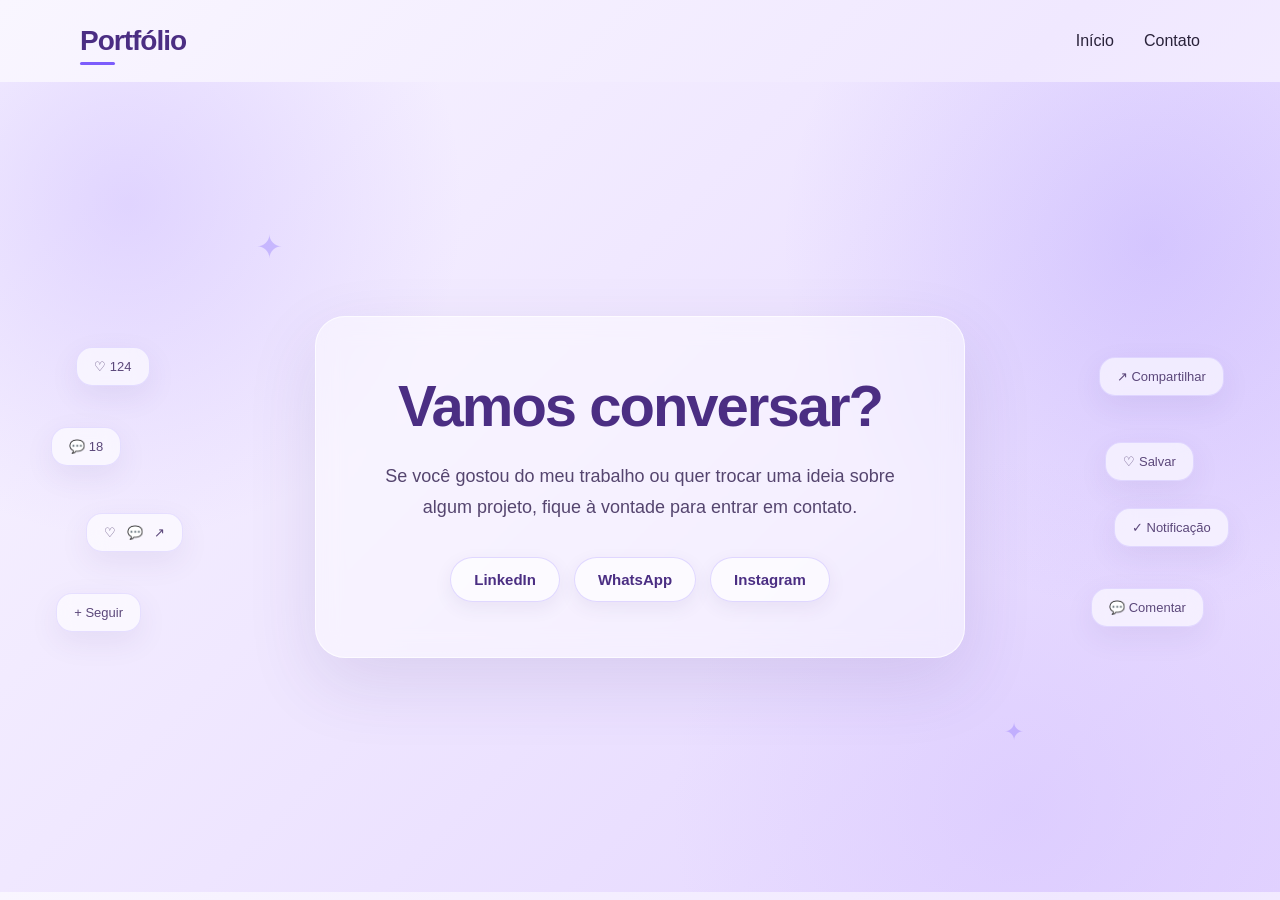
<file: contato.html>
<!DOCTYPE html>
<html lang="pt-BR">

<head>

    <meta charset="UTF-8">
    <meta name="viewport" content="width=device-width, initial-scale=1.0">

    <title>Contato | Karina Machado</title>

    <link rel="stylesheet" href="style.css">

</head>


<body>


<header>

    <nav>

        <h3>Portfólio</h3>

        <ul>
            <li><a href="index.html">Início</a></li>
            <li><a href="contato.html">Contato</a></li>
        </ul>

    </nav>

</header>


<main>

<section class="contato">


    <!-- ELEMENTOS DA ESQUERDA -->

    <div class="social-lateral social-esquerda">

        <div class="social-card card-1">
            ♡ 124
        </div>

        <div class="social-card card-2">
            💬 18
        </div>

        <div class="social-card card-3">
            ♡ &nbsp; 💬 &nbsp; ↗
        </div>

        <div class="social-card card-4">
            + Seguir
        </div>

    </div>


    <!-- CONTEÚDO CENTRAL -->

    <div class="conteudo-contato">

        <h1>
            Vamos conversar?
        </h1>

        <p>
            Se você gostou do meu trabalho ou quer trocar uma ideia
            sobre algum projeto, fique à vontade para entrar em contato.
        </p>

        <div class="redes">

            <a href="https://www.linkedin.com/in/karinamachado0/" target="_blank">
                LinkedIn
            </a>

            <a href="#" target="_blank">
                WhatsApp
            </a>

            <a href="#" target="_blank">
                Instagram
            </a>

        </div>

    </div>


    <!-- ELEMENTOS DA DIREITA -->

    <div class="social-lateral social-direita">

        <div class="social-card card-5">
            ↗ Compartilhar
        </div>

        <div class="social-card card-6">
            ♡ Salvar
        </div>

        <div class="social-card card-7">
            ✓ Notificação
        </div>

        <div class="social-card card-8">
            💬 Comentar
        </div>

    </div>


</section>


</main>


</body>

</html>
</file>
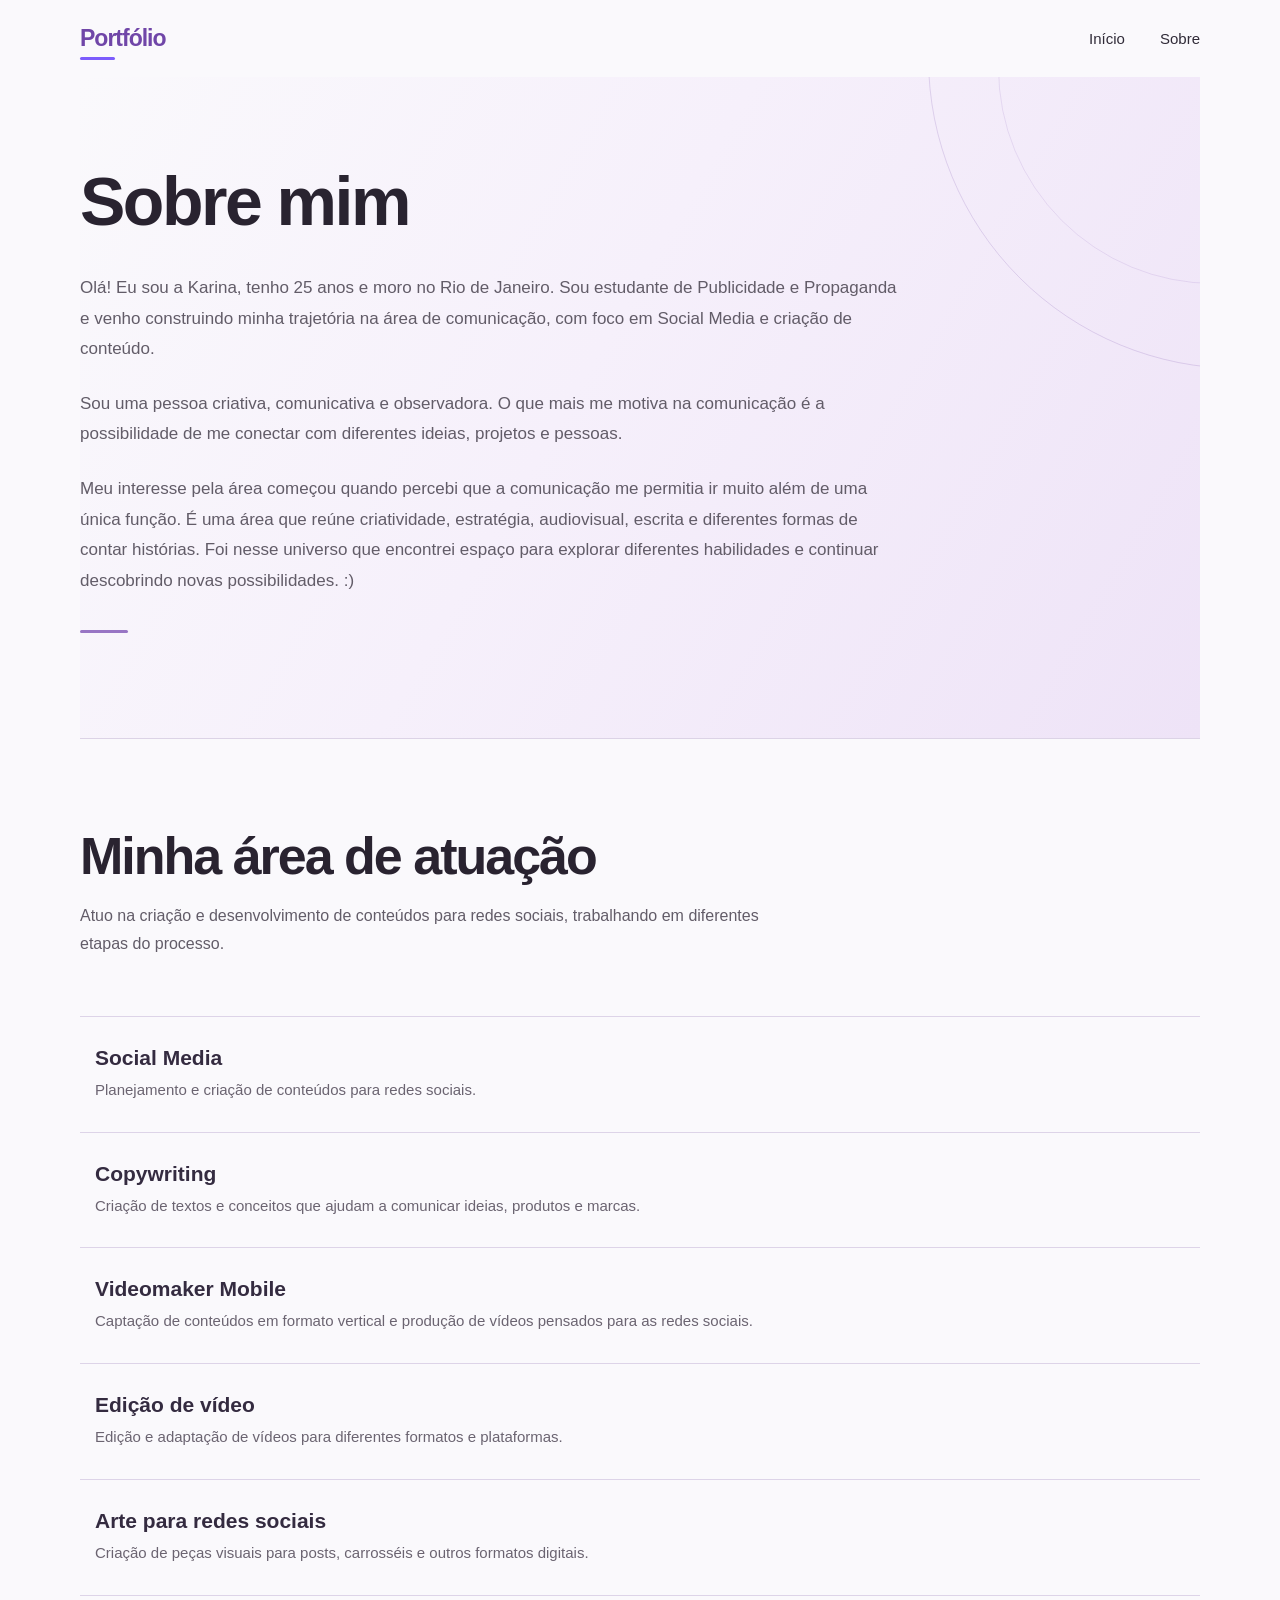
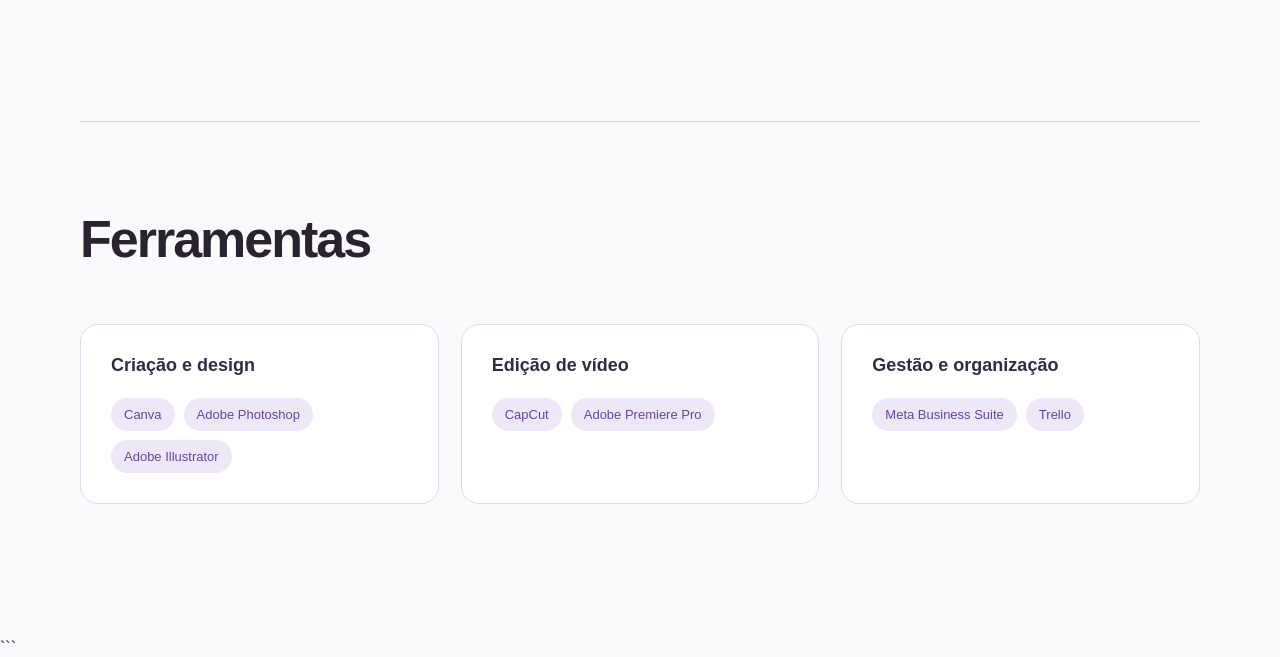
<file: sobre.html>
<!DOCTYPE html>
<html lang="pt-BR">

<head>
    <meta charset="UTF-8">
    <meta name="viewport" content="width=device-width, initial-scale=1.0">

    <title>Sobre | Karina Machado</title>

    <link rel="stylesheet" href="style.css">
</head>

<body class="pagina-sobre">

    <header>
        <nav>

           <a href="index.html"><h3 class="titulo">Portfólio</h3></a> 


            <ul>
                <li><a href="index.html">Início</a></li>
                <li><a href="sobre.html">Sobre</a></li>
            </ul>

        </nav>
    </header>


    <main>

        <!-- SOBRE MIM -->

        <section class="sobre-intro">

            <div class="sobre-conteudo">

                <h1>Sobre mim</h1>

                <div class="texto-sobre">

                    <p>
                        Olá! Eu sou a Karina, tenho 25 anos e moro no Rio de Janeiro. Sou estudante de Publicidade e Propaganda e venho construindo minha trajetória na área de comunicação, com foco em Social Media e criação de conteúdo.
                    </p>

                    <p>
                        Sou uma pessoa criativa, comunicativa e observadora. O que mais me motiva na comunicação é a possibilidade de me conectar com diferentes ideias, projetos e pessoas.
                    </p>

                    <p>
                        Meu interesse pela área começou quando percebi que a comunicação me permitia ir muito além de uma única função. É uma área que reúne criatividade, estratégia, audiovisual, escrita e diferentes formas de contar histórias. Foi nesse universo que encontrei espaço para explorar diferentes habilidades e continuar descobrindo novas possibilidades. :)
                    </p>

                </div>

            </div>

        </section>


        <!-- MINHA ÁREA DE ATUAÇÃO -->

        <section class="atuacao">

            <div class="secao-cabecalho">

                <h2>Minha área de atuação</h2>

                <p>
                    Atuo na criação e desenvolvimento de conteúdos para redes sociais, trabalhando em diferentes etapas do processo.
                </p>

            </div>


            <div class="atuacao-lista">

                <article class="atuacao-item">

                    <div>
                        <h3>Social Media</h3>

                        <p>
                            Planejamento e criação de conteúdos para redes sociais.
                        </p>
                    </div>

                </article>


                <article class="atuacao-item">

                    <div>
                        <h3>Copywriting</h3>

                        <p>
                            Criação de textos e conceitos que ajudam a comunicar ideias, produtos e marcas.
                        </p>
                    </div>

                </article>


                <article class="atuacao-item">

                    <div>
                        <h3>Videomaker Mobile</h3>

                        <p>
                            Captação de conteúdos em formato vertical e produção de vídeos pensados para as redes sociais.
                        </p>
                    </div>

                </article>


                <article class="atuacao-item">

                    <div>
                        <h3>Edição de vídeo</h3>

                        <p>
                            Edição e adaptação de vídeos para diferentes formatos e plataformas.
                        </p>
                    </div>

                </article>


                <article class="atuacao-item">

                    <div>
                        <h3>Arte para redes sociais</h3>

                        <p>
                            Criação de peças visuais para posts, carrosséis e outros formatos digitais.
                        </p>
                    </div>

                </article>

            </div>

        </section>


        <!-- FERRAMENTAS -->

        <section class="ferramentas">

            <div class="secao-cabecalho">

                <h2>Ferramentas</h2>

            </div>


            <div class="ferramentas-grid">

                <div class="ferramenta-grupo">

                    <h3>Criação e design</h3>

                    <div class="ferramentas-tags">
                        <span>Canva</span>
                        <span>Adobe Photoshop</span>
                        <span>Adobe Illustrator</span>
                    </div>

                </div>


                <div class="ferramenta-grupo">

                    <h3>Edição de vídeo</h3>

                    <div class="ferramentas-tags">
                        <span>CapCut</span>
                        <span>Adobe Premiere Pro</span>
                    </div>

                </div>


                <div class="ferramenta-grupo">

                    <h3>Gestão e organização</h3>

                    <div class="ferramentas-tags">
                        <span>Meta Business Suite</span>
                        <span>Trello</span>
                    </div>

                </div>

            </div>

        </section>

    </main>

</body>

</html>
```
</file>
<file: style.css>
.titulo{
    cursor: pointer;
}
:root {
    --roxo: #7C5CFC;
    --roxo-escuro: #4B2E83;
    --lilas: #DCCBFF;
    --lilas-claro: #F4EEFF;
    --texto: #29223A;
    --fundo: #F6F0FF;
}


/* RESET */

* {
    margin: 0;
    padding: 0;
    box-sizing: border-box;
}


/* CORPO */

body {
    font-family: Arial, sans-serif;
    color: var(--texto);
    background: linear-gradient(
        135deg,
        #F9F6FF 0%,
        #F0E8FF 50%,
        #F8F3FF 100%
    );
}


/* MENU */

header {
    width: 100%;
    padding: 25px 80px;
}


nav {
    display: flex;
    justify-content: space-between;
    align-items: center;
}


nav h3 {
    font-size: 28px;
    font-weight: 700;
    letter-spacing: -1px;
    color: var(--roxo-escuro);
    position: relative;
    cursor: default;
}


nav h3::after {
    content: "";
    position: absolute;
    width: 35px;
    height: 3px;
    background: var(--roxo);
    left: 0;
    bottom: -8px;
    border-radius: 10px;
    transition: 0.4s;
}


nav h3:hover::after {
    width: 70px;
}


/* LINKS DO MENU */

nav ul {
    display: flex;
    flex-direction: row;
    gap: 30px;
    list-style: none;
    align-items: center;
    padding: 0;
    margin: 0;
}


nav li {
    list-style: none;
}


nav a {
    text-decoration: none;
    color: var(--texto);
    font-size: 16px;
    display: inline-block;
    transition: 0.3s;
}


nav a:hover {
    color: var(--roxo);
    transform: translateY(-2px);
}


/* PRIMEIRA PARTE */

.hero {
    min-height: 90vh;
    padding: 80px;
    display: flex;
    align-items: center;
    justify-content: space-between;
    gap: 60px;
    position: relative;
    overflow: hidden;
}


/* FUNDO COM ESTRELAS */

.elementos-fundo {
    position: absolute;
    inset: 0;
    overflow: hidden;
    z-index: -1;
    pointer-events: none;
}


/* ESTRELAS */

.elementos-fundo span {
    position: absolute;
    display: block;

    width: 14px;
    height: 14px;

    background: #7C5CFC;
    opacity: 0.60;

    clip-path: polygon(
        50% 0%,
        61% 38%,
        100% 50%,
        61% 62%,
        50% 100%,
        39% 62%,
        0% 50%,
        39% 38%
    );

    animation:
        movimentoEstrela 8s ease-in-out infinite,
        brilhoEstrela 3s ease-in-out infinite alternate;
}


/* POSIÇÕES E TAMANHOS */

.elementos-fundo span:nth-child(1) {
    width: 26px;
    height: 26px;
    right: 18%;
    top: 14%;
    background: #7C5CFC;
}


.elementos-fundo span:nth-child(2) {
    width: 16px;
    height: 16px;
    left: 10%;
    top: 22%;
    background: #A98BFF;
    animation-delay: 1s;
}


.elementos-fundo span:nth-child(3) {
    width: 21px;
    height: 21px;
    right: 8%;
    bottom: 18%;
    background: #6841D8;
    animation-delay: 2s;
}


.elementos-fundo span:nth-child(4) {
    width: 12px;
    height: 12px;
    left: 25%;
    top: 12%;
    background: #9B7CFF;
    animation-delay: 1.5s;
}


.elementos-fundo span:nth-child(5) {
    width: 20px;
    height: 20px;
    left: 42%;
    top: 20%;
    background: #815EFF;
    animation-delay: 2.5s;
}


.elementos-fundo span:nth-child(6) {
    width: 13px;
    height: 13px;
    right: 32%;
    top: 8%;
    background: #B49CFF;
    animation-delay: 3s;
}


.elementos-fundo span:nth-child(7) {
    width: 23px;
    height: 23px;
    left: 18%;
    bottom: 15%;
    background: #7350E8;
    animation-delay: 3.5s;
}


.elementos-fundo span:nth-child(8) {
    width: 15px;
    height: 15px;
    left: 50%;
    bottom: 12%;
    background: #A98BFF;
    animation-delay: 4s;
}


.elementos-fundo span:nth-child(9) {
    width: 28px;
    height: 28px;
    right: 25%;
    bottom: 30%;
    background: #8A68F5;
    animation-delay: 4.5s;
}


.elementos-fundo span:nth-child(10) {
    width: 11px;
    height: 11px;
    left: 6%;
    bottom: 38%;
    background: #BDAAFF;
    animation-delay: 5s;
}


.elementos-fundo span:nth-child(11) {
    width: 18px;
    height: 18px;
    right: 45%;
    top: 38%;
    background: #7955E8;
    animation-delay: 5.5s;
}


.elementos-fundo span:nth-child(12) {
    width: 14px;
    height: 14px;
    right: 12%;
    top: 45%;
    background: #A98BFF;
    animation-delay: 6s;
}


/* MOVIMENTO */

@keyframes movimentoEstrela {

    0% {
        transform: translate(0, 0) rotate(0deg);
    }

    25% {
        transform: translate(18px, -25px) rotate(45deg);
    }

    50% {
        transform: translate(-12px, -40px) rotate(90deg);
    }

    75% {
        transform: translate(-25px, -18px) rotate(135deg);
    }

    100% {
        transform: translate(0, 0) rotate(180deg);
    }

}


/* BRILHO */

@keyframes brilhoEstrela {

    0% {
        opacity: 0.25;
        transform: scale(0.75);
    }

    50% {
        opacity: 0.85;
        transform: scale(1.15);
    }

    100% {
        opacity: 0.40;
        transform: scale(0.90);
    }

}



/* TEXTO */

.hero-texto {
    max-width: 600px;
}


.hero h1 {
    font-size: 64px;
    font-weight: 700;
    letter-spacing: -2px;
    margin-bottom: 15px;
    color: var(--roxo-escuro);
}


.hero h2 {
    font-size: 25px;
    font-weight: normal;
    color: #654F83;
    margin-bottom: 25px;
}


.hero p {
    font-size: 20px;
    line-height: 1.6;
    margin-bottom: 35px;
    color: #453B55;
}


/* BOTÃO */

.botao {
    background: linear-gradient(
        135deg,
        #7C5CFC,
        #6841D8
    );

    color: white;
    padding: 15px 35px;
    border-radius: 30px;
    text-decoration: none;
    display: inline-block;

    box-shadow: 0 8px 25px rgba(124, 92, 252, 0.25);

    transition: 0.3s;
}


.botao:hover {
    transform: translateY(-3px);
    box-shadow: 0 12px 30px rgba(124, 92, 252, 0.35);
}


/* FOTO */

/* FOTO E ANIMAÇÃO DE ZOOM NO HOVER */

/* FOTO E ANIMAÇÃO DE ZOOM E MOVIMENTO NO HOVER */

/* FOTO E ANIMAÇÃO DE ZOOM E MOVIMENTO NO HOVER */

.hero-imagem img {
    width: 300px;
    height: 300px;
    object-fit: cover;
    border-radius: 50%;
    border: 5px solid rgba(124, 92, 252, 0.15);
    box-shadow: 0 20px 50px rgba(75, 46, 131, 0.18);
    
    /* Transição suave para o zoom e para o movimento */
    transition: transform 1.0s ease-in-out;
}

/* Cresce um pouco e vai para a esquerda ao passar o mouse */
.hero-imagem img:hover {
    transform: scale(1.2) translateX(-20px); 
}



/* SOBRE */

#sobre {
    padding: 80px;
}




/* =========================================
   CONTATO
========================================= */

.contato {
    min-height: 90vh;
    padding: 80px;
    position: relative;
    overflow: hidden;

    display: flex;
    justify-content: center;
    align-items: center;

    background:
        radial-gradient(
            circle at 10% 15%,
            rgba(169, 139, 255, 0.28),
            transparent 25%
        ),

        radial-gradient(
            circle at 90% 20%,
            rgba(124, 92, 252, 0.20),
            transparent 28%
        ),

        radial-gradient(
            circle at 80% 90%,
            rgba(203, 181, 255, 0.30),
            transparent 28%
        ),

        linear-gradient(
            135deg,
            #F8F4FF 0%,
            #EEE5FF 48%,
            #E2D3FF 100%
        );
}


/* =========================================
   PEQUENOS BRILHOS DO FUNDO
========================================= */

.contato::before,
.contato::after {
    content: "✦";
    position: absolute;

    color: rgba(124, 92, 252, 0.30);

    font-size: 32px;

    animation: brilhoContato 4s ease-in-out infinite alternate;
}


.contato::before {
    top: 18%;
    left: 20%;
}


.contato::after {
    right: 20%;
    bottom: 18%;

    font-size: 24px;

    animation-delay: 2s;
}


@keyframes brilhoContato {

    from {
        opacity: 0.25;
        transform: scale(0.8) rotate(0deg);
    }

    to {
        opacity: 0.75;
        transform: scale(1.2) rotate(25deg);
    }

}


/* =========================================
   CONTEÚDO CENTRAL
========================================= */

.conteudo-contato {
    position: relative;
    z-index: 5;

    width: 100%;
    max-width: 650px;

    padding: 55px 45px;

    text-align: center;

    background: rgba(255, 255, 255, 0.48);

    border: 1px solid rgba(255, 255, 255, 0.70);

    border-radius: 30px;

    box-shadow:
        0 25px 70px rgba(75, 46, 131, 0.12);

    backdrop-filter: blur(12px);
}


/* =========================================
   TÍTULO
========================================= */

.contato h1 {
    font-size: 58px;

    font-weight: 700;

    letter-spacing: -2px;

    margin-bottom: 22px;

    color: var(--roxo-escuro);
}


/* =========================================
   TEXTO
========================================= */

.contato p {
    max-width: 560px;

    margin: 0 auto 35px;

    font-size: 18px;

    line-height: 1.7;

    color: #55456F;
}


/* =========================================
   REDES
========================================= */

.redes {
    display: flex;

    justify-content: center;

    align-items: center;

    gap: 14px;

    width: 100%;

    flex-wrap: wrap;
}


.redes a {
    position: relative;

    text-decoration: none;

    color: var(--roxo-escuro);

    font-size: 15px;

    font-weight: 600;

    padding: 13px 23px;

    border: 1px solid rgba(124, 92, 252, 0.22);

    border-radius: 30px;

    background: rgba(255, 255, 255, 0.65);

    box-shadow:
        0 6px 18px rgba(75, 46, 131, 0.08);

    transition:
        transform 0.3s ease,
        background 0.3s ease,
        color 0.3s ease,
        box-shadow 0.3s ease;
}


.redes a:hover {
    background: var(--roxo);

    color: white;

    transform: translateY(-5px);

    box-shadow:
        0 12px 25px rgba(124, 92, 252, 0.25);
}


/* =========================================
   CARDS LATERAIS
========================================= */

.social-lateral {
    position: absolute;

    top: 50%;

    width: 180px;

    height: 300px;

    transform: translateY(-50%);

    z-index: 2;

    pointer-events: none;
}


/* ESQUERDA */

.social-esquerda {
    left: 4%;
}


/* DIREITA */

.social-direita {
    right: 4%;
}


/* =========================================
   CARDS
========================================= */

.social-card {
    position: absolute;

    padding: 11px 17px;

    background: rgba(255, 255, 255, 0.62);

    border: 1px solid rgba(124, 92, 252, 0.16);

    border-radius: 16px;

    color: #5B477A;

    font-size: 13px;

    white-space: nowrap;

    box-shadow:
        0 10px 30px rgba(75, 46, 131, 0.08);

    backdrop-filter: blur(10px);

    animation:
        flutuarSocial 5s ease-in-out infinite;
}


/* =========================================
   POSIÇÕES ESQUERDA
========================================= */

.card-1 {
    top: 10px;
    left: 25px;
}


.card-2 {
    top: 90px;
    left: 0;

    animation-delay: 1s;
}


.card-3 {
    bottom: 85px;
    left: 35px;

    animation-delay: 2s;
}


.card-4 {
    bottom: 5px;
    left: 5px;

    animation-delay: 1.5s;
}


/* =========================================
   POSIÇÕES DIREITA
========================================= */

.card-5 {
    top: 20px;
    right: 5px;

    animation-delay: 0.5s;
}


.card-6 {
    top: 105px;
    right: 35px;

    animation-delay: 1.5s;
}


.card-7 {
    bottom: 90px;
    right: 0;

    animation-delay: 2.5s;
}


.card-8 {
    bottom: 10px;
    right: 25px;

    animation-delay: 1s;
}


/* =========================================
   ANIMAÇÃO DOS CARDS
========================================= */

@keyframes flutuarSocial {

    0% {
        transform: translateY(0) rotate(0deg);
    }

    50% {
        transform: translateY(-10px) rotate(1deg);
    }

    100% {
        transform: translateY(0) rotate(0deg);
    }

}


/* =========================================
   CELULAR / TELAS MENORES
========================================= */

@media (max-width: 900px) {

    .contato {
        padding: 60px 25px;
    }

    .social-lateral {
        display: none;
    }

    .conteudo-contato {
        padding: 45px 25px;
    }

    .contato h1 {
        font-size: 46px;
    }

}


@media (max-width: 600px) {

    .contato h1 {
        font-size: 38px;
    }

    .contato p {
        font-size: 16px;
    }

    .redes {
        flex-direction: column;
    }

    .redes a {
        width: 100%;
        max-width: 220px;
    }

}

/* =========================================
   PÁGINA SOBRE
   ========================================= */

.pagina-sobre {
    background: #faf9fc;
    color: #292330;
    overflow-x: hidden;
}


/* =========================================
   HEADER
   ========================================= */

.pagina-sobre header {
    padding: 25px 80px;
    position: relative;
    z-index: 20;
}

.pagina-sobre header nav {
    display: flex;
    align-items: center;
    justify-content: space-between;
}

.pagina-sobre header h3 {
    margin: 0;
    color: #7046a8;
    font-size: 23px;
    font-weight: 700;
    
}

.pagina-sobre header ul {
    display: flex;
    align-items: center;
    gap: 35px;

    list-style: none;
    margin: 0;
    padding: 0;
}

.pagina-sobre header ul li a {
    position: relative;

    color: #302b38;
    font-size: 15px;
    font-weight: 500;

    text-decoration: none;

    transition: color 0.3s ease;
}

.pagina-sobre header ul li a::after {
    content: "";

    position: absolute;

    left: 0;
    bottom: -7px;

    width: 0;
    height: 2px;

    background: #8b5cf6;

    transition: width 0.3s ease;
}

.pagina-sobre header ul li a:hover {
    color: #7c4dff;
}

.pagina-sobre header ul li a:hover::after {
    width: 100%;
}


/* =========================================
   CONTEÚDO
   ========================================= */

.pagina-sobre main {
    width: min(1120px, 90%);
    margin: 0 auto;
}


/* =========================================
   SOBRE MIM
   ========================================= */

.pagina-sobre .sobre-intro {
    position: relative;

    padding: 90px 0 105px;

    border-bottom: 1px solid #dcd3e6;

    overflow: hidden;
}


/* =========================================
   PÁGINA SOBRE
   ========================================= */

.pagina-sobre {
    background: #faf9fc;
    color: #292330;
    overflow-x: hidden;
}


/* =========================================
   HEADER
   ========================================= */

.pagina-sobre header {
    padding: 25px 80px;
    position: relative;
    z-index: 20;
}

.pagina-sobre header nav {
    display: flex;
    align-items: center;
    justify-content: space-between;
}

.pagina-sobre header h3 {
    margin: 0;
    color: #7046a8;
    font-size: 23px;
    font-weight: 700;
}

.pagina-sobre header ul {
    display: flex;
    align-items: center;
    gap: 35px;

    list-style: none;
    margin: 0;
    padding: 0;
}

.pagina-sobre header ul li a {
    position: relative;

    color: #302b38;
    font-size: 15px;
    font-weight: 500;

    text-decoration: none;

    transition: color 0.3s ease;
}

.pagina-sobre header ul li a::after {
    content: "";

    position: absolute;

    left: 0;
    bottom: -7px;

    width: 0;
    height: 2px;

    background: #8b5cf6;

    transition: width 0.3s ease;
}

.pagina-sobre header ul li a:hover {
    color: #7c4dff;
}

.pagina-sobre header ul li a:hover::after {
    width: 100%;
}


/* =========================================
   CONTEÚDO
   ========================================= */

.pagina-sobre main {
    width: min(1120px, 90%);
    margin: 0 auto;
}


/* =========================================
   SOBRE MIM
   ========================================= */

.pagina-sobre .sobre-intro {
    position: relative;

    padding: 90px 0 105px;

    border-bottom: 1px solid #dcd3e6;

    overflow: hidden;

    background:
        linear-gradient(
            120deg,
            #faf9fc 0%,
            #f6f0fb 45%,
            #eee3f7 100%
        );
}


/* =========================================
   ELEMENTOS DO FUNDO
   ========================================= */

/* Círculo maior */

.pagina-sobre .sobre-intro::before {
    content: "";

    position: absolute;

    width: 620px;
    height: 620px;

    right: -350px;
    top: -330px;

    border: 1px solid rgba(112, 70, 168, 0.18);

    border-radius: 50%;

    animation:
        circuloSuave 15s ease-in-out infinite alternate;

    z-index: 0;
}


/* Círculo menor */

.pagina-sobre .sobre-intro::after {
    content: "";

    position: absolute;

    width: 430px;
    height: 430px;

    right: -230px;
    top: -225px;

    border: 1px solid rgba(112, 70, 168, 0.12);

    border-radius: 50%;

    animation:
        circuloSuave2 18s ease-in-out infinite alternate;

    z-index: 0;
}


/* Movimento extremamente suave */

@keyframes circuloSuave {

    0% {
        transform: translate(0, 0);
    }

    100% {
        transform: translate(-22px, 18px);
    }
}

@keyframes circuloSuave2 {

    0% {
        transform: translate(0, 0);
    }

    100% {
        transform: translate(18px, 14px);
    }
}


/* =========================================
   CONTEÚDO DO SOBRE
   ========================================= */

.pagina-sobre .sobre-conteudo {
    position: relative;

    max-width: 880px;

    z-index: 2;
}


.pagina-sobre .sobre-conteudo h1 {
    margin: 0 0 38px;

    color: #292330;

    font-size: clamp(45px, 6vw, 68px);

    line-height: 1;

    letter-spacing: -2.5px;

    font-weight: 700;
}


.pagina-sobre .texto-sobre {
    max-width: 820px;
}


.pagina-sobre .texto-sobre p {
    margin: 0 0 24px;

    color: #625c68;

    font-size: 17px;

    line-height: 1.8;
}


.pagina-sobre .texto-sobre p:last-child {
    margin-bottom: 0;
}


/* Pequeno detalhe abaixo do texto */

.pagina-sobre .sobre-conteudo::after {
    content: "";

    display: block;

    width: 48px;
    height: 3px;

    margin-top: 34px;

    background: #9875c4;

    border-radius: 10px;
}


/* =========================================
   ÁREA DE ATUAÇÃO
   ========================================= */

.pagina-sobre .atuacao {
    padding: 90px 0 125px;

    border-bottom: 1px solid #dcd3e6;
}


.pagina-sobre .secao-cabecalho {
    max-width: 850px;

    margin-bottom: 58px;
}


.pagina-sobre .secao-cabecalho h2 {
    margin: 0 0 18px;

    color: #292330;

    font-size: clamp(36px, 4.5vw, 52px);

    line-height: 1.05;

    letter-spacing: -2px;

    font-weight: 700;
}


.pagina-sobre .secao-cabecalho p {
    max-width: 700px;

    margin: 0;

    color: #625c68;

    font-size: 16px;

    line-height: 1.75;
}


/* =========================================
   LISTA DE ATUAÇÃO
   ========================================= */

.pagina-sobre .atuacao-lista {
    border-top: 1px solid #ddd4e8;
}


.pagina-sobre .atuacao-item {
    position: relative;

    padding: 29px 15px;

    border-bottom: 1px solid #ddd4e8;

    transition:
        background 0.3s ease,
        padding-left 0.3s ease;
}


.pagina-sobre .atuacao-item:hover {
    padding-left: 25px;

    background: rgba(139, 92, 246, 0.045);
}


/* Linha lateral no hover */

.pagina-sobre .atuacao-item::before {
    content: "";

    position: absolute;

    left: 0;
    top: 0;

    width: 2px;
    height: 0;

    background: #9a78c5;

    transition: height 0.3s ease;
}


.pagina-sobre .atuacao-item:hover::before {
    height: 100%;
}


.pagina-sobre .atuacao-item h3 {
    margin: 0 0 8px;

    color: #342b40;

    font-size: 21px;

    font-weight: 600;
}


.pagina-sobre .atuacao-item p {
    max-width: 760px;

    margin: 0;

    color: #6b6471;

    font-size: 15px;

    line-height: 1.65;
}


/* =========================================
   FERRAMENTAS
   ========================================= */

.pagina-sobre .ferramentas {
    padding: 90px 0 135px;
}


.pagina-sobre .ferramentas-grid {
    display: grid;

    grid-template-columns: repeat(3, 1fr);

    gap: 22px;
}


.pagina-sobre .ferramenta-grupo {
    padding: 30px;

    background: #ffffff;

    border: 1px solid #e1d8eb;

    border-radius: 18px;

    transition:
        transform 0.3s ease,
        border-color 0.3s ease,
        box-shadow 0.3s ease;
}


.pagina-sobre .ferramenta-grupo:hover {
    transform: translateY(-5px);

    border-color: #bda3df;

    box-shadow:
        0 14px 30px rgba(92, 55, 130, 0.08);
}


.pagina-sobre .ferramenta-grupo h3 {
    margin: 0 0 22px;

    color: #342b40;

    font-size: 18px;

    font-weight: 600;
}


/* =========================================
   TAGS DAS FERRAMENTAS
   ========================================= */

.pagina-sobre .ferramentas-tags {
    display: flex;

    flex-wrap: wrap;

    gap: 9px;
}


.pagina-sobre .ferramentas-tags span {
    display: inline-block;

    padding: 9px 13px;

    border-radius: 30px;

    background: #eee7f8;

    color: #69469b;

    font-size: 13px;

    font-weight: 500;

    transition:
        background 0.25s ease,
        transform 0.25s ease;
}


.pagina-sobre .ferramentas-tags span:hover {
    background: #dfd2ef;

    transform: translateY(-2px);
}


/* =========================================
   RESPONSIVO — TABLET
   ========================================= */

@media (max-width: 850px) {

    .pagina-sobre header {
        padding: 25px 30px;
    }

    .pagina-sobre header ul {
        gap: 20px;
    }

    .pagina-sobre main {
        width: 88%;
    }

    .pagina-sobre .ferramentas-grid {
        grid-template-columns: 1fr;
    }

}


/* =========================================
   RESPONSIVO — CELULAR
   ========================================= */

@media (max-width: 600px) {

    .pagina-sobre header nav {
        flex-direction: column;

        gap: 20px;
    }

    .pagina-sobre header ul {
        flex-wrap: wrap;

        justify-content: center;

        gap: 15px 20px;
    }

    .pagina-sobre .sobre-intro {
        padding: 65px 0 85px;
    }

    .pagina-sobre .sobre-conteudo h1 {
        font-size: 46px;

        letter-spacing: -2px;
    }

    .pagina-sobre .texto-sobre p {
        font-size: 15px;

        line-height: 1.75;
    }

    .pagina-sobre .atuacao,
    .pagina-sobre .ferramentas {
        padding: 70px 0 90px;
    }

    .pagina-sobre .secao-cabecalho h2 {
        font-size: 39px;
    }

    .pagina-sobre .atuacao-item {
        padding: 25px 10px;
    }

    .pagina-sobre .atuacao-item:hover {
        padding-left: 17px;
    }

    .pagina-sobre .ferramenta-grupo {
        padding: 25px;
    }

}

/* =========================================
   PROJETOS - ÁREA DA PÁGINA
   ========================================= */

.intro-projetos,
.projeto {
    width: 100%;
    max-width: 1180px;
    margin-left: auto;
    margin-right: auto;
}


/* =========================================
   COR DE DESTAQUE
   ========================================= */

:root {
    --cor-destaque: #7C3AED;
}


/* =========================================
   TOPO DA PÁGINA
   ========================================= */

.intro-projetos {
    padding-top: 90px;
    margin-bottom: 120px;
    padding-left: 40px;
    padding-right: 40px;
    box-sizing: border-box;
}

.intro-projetos h1 {
    margin: 0 0 18px;
    font-size: 52px;
    font-weight: 600;
    letter-spacing: -1px;
    color: var(--cor-destaque);
}

.intro-projetos p {
    max-width: 620px;
    margin: 0;
    font-size: 17px;
    line-height: 1.7;
}


/* =========================================
   PROJETO
   ========================================= */

.projeto {
    padding-left: 40px;
    padding-right: 40px;
    box-sizing: border-box;
}


/* CABEÇALHO */

.projeto-cabecalho {
    margin-bottom: 45px;
    padding-bottom: 25px;
    border-bottom: 1px solid #e5e5e5;
    position: relative;
}

.projeto-cabecalho::before {
    content: "";
    display: block;

    width: 45px;
    height: 3px;

    margin-bottom: 20px;

    background: var(--cor-destaque);
    border-radius: 10px;
}

.projeto-cabecalho h2 {
    margin: 0;
    font-size: 46px;
    font-weight: 600;
    letter-spacing: -1px;
}


/* =========================================
   CONTEÚDO DO PROJETO
   ========================================= */

.projeto-conteudo {
    display: grid;
    grid-template-columns: 1.6fr 0.8fr;
    gap: 90px;
    align-items: start;
}


/* =========================================
   TEXTO
   ========================================= */

.sobre-projeto h3,
.projeto-info h3 {
    margin: 0 0 18px;

    font-size: 13px;
    font-weight: 700;

    text-transform: uppercase;
    letter-spacing: 1.5px;
}

.sobre-projeto p {
    margin: 0 0 20px;

    font-size: 16px;
    line-height: 1.75;
}


/* =========================================
   INFORMAÇÕES
   ========================================= */

.projeto-info {
    display: flex;
    flex-direction: column;
    gap: 45px;
}

.info-bloco p {
    margin: 0;

    font-size: 15px;
    line-height: 1.6;
}


/* =========================================
   RESULTADOS
   ========================================= */

.resultados-numeros {
    display: flex;
    flex-direction: column;
    gap: 28px;
}

.resultados-numeros div {
    display: flex;
    flex-direction: column;
    gap: 6px;
}

.resultados-numeros strong {
    font-size: 36px;
    font-weight: 600;
    letter-spacing: -1px;

    color: var(--cor-destaque);
}

.resultados-numeros span {
    max-width: 180px;

    font-size: 14px;
    line-height: 1.5;
}

.resultado > p {
    margin: 18px 0 0;

    font-size: 13px;
}


/* =========================================
   CONTEÚDOS
   ========================================= */

.videos-projeto {
    margin-top: 100px;
}

.titulo-videos span {
    display: none;
}

.titulo-videos h3 {
    margin: 0 0 30px;

    font-size: 28px;
    font-weight: 600;
    letter-spacing: -0.5px;

    position: relative;
    padding-left: 18px;
}

.titulo-videos h3::before {
    content: "";

    position: absolute;
    left: 0;
    top: 50%;

    width: 4px;
    height: 24px;

    transform: translateY(-50%);

    background: var(--cor-destaque);
    border-radius: 10px;
}


/* =========================================
   GALERIA DE VÍDEOS
   ========================================= */

.grade-videos {
    display: flex;
    gap: 30px;

    overflow-x: auto;
    scrollbar-width: none;

    padding: 5px 10px 20px;
}

.grade-videos::-webkit-scrollbar {
    display: none;
}


/* VÍDEO */

.video-item {
    flex: 0 0 230px;

    border-radius: 16px;
    overflow: hidden;

    background: #f5f5f5;

    transition:
        transform 0.3s ease,
        box-shadow 0.3s ease;
}

.video-item:hover {
    transform: translateY(-5px);

    box-shadow:
        0 12px 30px rgba(0, 0, 0, 0.08);
}

.video-item video {
    display: block;

    width: 100%;
    height: 410px;

    object-fit: cover;
}


/* =========================================
   RESPONSIVO
   ========================================= */

@media (max-width: 768px) {

    .intro-projetos,
    .projeto {
        padding-left: 25px;
        padding-right: 25px;
    }


    /* TOPO */

    .intro-projetos {
        padding-top: 50px;
        margin-bottom: 70px;
    }

    .intro-projetos h1 {
        font-size: 40px;
    }

    .intro-projetos p {
        font-size: 16px;
    }


    /* PROJETO */

    .projeto-cabecalho {
        margin-bottom: 35px;
        padding-bottom: 20px;
    }

    .projeto-cabecalho::before {
        width: 35px;
        height: 3px;
        margin-bottom: 15px;
    }

    .projeto-cabecalho h2 {
        font-size: 32px;
    }


    /* CONTEÚDO */

    .projeto-conteudo {
        grid-template-columns: 1fr;
        gap: 45px;
    }

    .projeto-info {
        gap: 30px;
    }


    /* RESULTADOS */

    .resultados-numeros strong {
        font-size: 30px;
    }


    /* VÍDEOS */

    .videos-projeto {
        margin-top: 60px;
    }

    .titulo-videos h3 {
        font-size: 24px;
    }

    .grade-videos {
        gap: 20px;
    }

    .video-item {
        flex: 0 0 200px;
    }

    .video-item video {
        height: 355px;
    }
}
</file>
